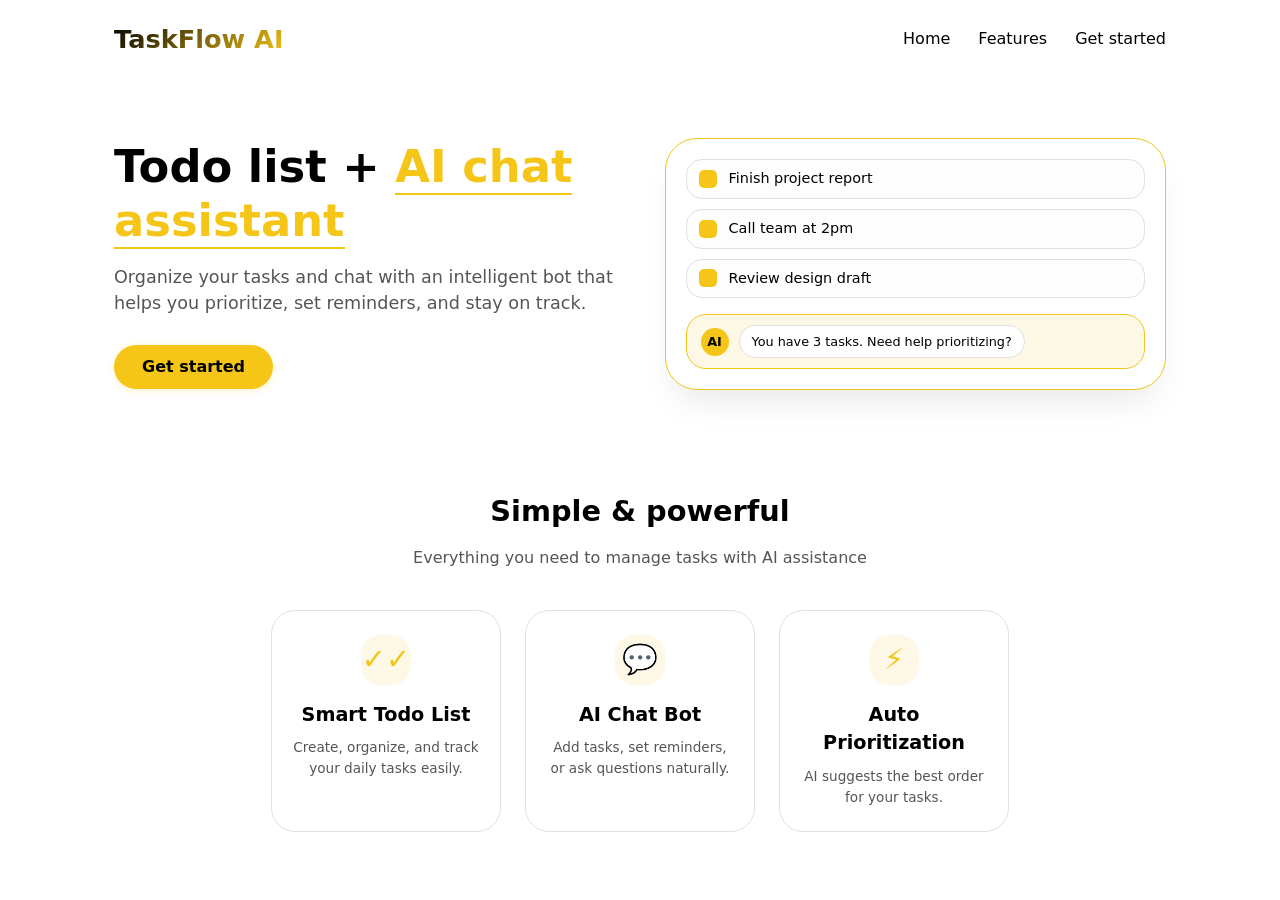
<file: todolist/templates/index.html>
<!DOCTYPE html>
<html lang="en">
<head>
  <meta charset="UTF-8">
  <meta name="viewport" content="width=device-width, initial-scale=1.0, viewport-fit=cover">
  <title>TaskFlow AI — Todo List with AI Chat</title>
  <style>
    * {
      margin: 0;
      padding: 0;
      box-sizing: border-box;
    }

    body {
      font-family: system-ui, -apple-system, 'Segoe UI', 'Inter', 'Helvetica Neue', sans-serif;
      background-color: #ffffff;
      color: #000000;
      line-height: 1.5;
    }

    .container {
      max-width: 1100px;
      margin: 0 auto;
      padding: 0 24px;
    }

    /* header */
    .navbar {
      display: flex;
      justify-content: space-between;
      align-items: center;
      padding: 20px 0;
      flex-wrap: wrap;
      gap: 16px;
    }

    .logo {
      font-size: 1.6rem;
      font-weight: 700;
      background: linear-gradient(135deg, #000000, #f5c518);
      background-clip: text;
      -webkit-background-clip: text;
      color: transparent;
    }

    .nav-links {
      display: flex;
      gap: 28px;
    }

    .nav-links a {
      text-decoration: none;
      color: #000000;
      font-weight: 500;
    }

    .nav-links a:hover {
      color: #f5c518;
    }

    /* buttons */
    .btn-primary {
      display: inline-block;
      background-color: #f5c518;
      color: #000000;
      font-weight: 700;
      padding: 10px 28px;
      border-radius: 40px;
      text-decoration: none;
      transition: all 0.2s;
      border: none;
      cursor: pointer;
      font-size: 1rem;
      box-shadow: 0 2px 8px rgba(245, 197, 24, 0.2);
    }

    .btn-primary:hover {
      background-color: #e6b800;
      transform: translateY(-2px);
      box-shadow: 0 4px 12px rgba(245, 197, 24, 0.3);
    }

    .btn-outline {
      display: inline-block;
      background: transparent;
      border: 1.5px solid #f5c518;
      color: #000000;
      font-weight: 500;
      padding: 8px 22px;
      border-radius: 40px;
      text-decoration: none;
    }

    .btn-outline:hover {
      background-color: #fef9e6;
      border-color: #e6b800;
    }

    /* hero */
    .hero {
      padding: 60px 0 50px;
    }

    .hero-grid {
      display: flex;
      flex-wrap: wrap;
      align-items: center;
      gap: 40px;
      justify-content: space-between;
    }

    .hero-content {
      flex: 1;
      min-width: 260px;
    }

    .hero-content h1 {
      font-size: 2.8rem;
      font-weight: 700;
      line-height: 1.2;
      margin-bottom: 16px;
      color: #000000;
    }

    .hero-highlight {
      color: #f5c518;
      border-bottom: 2px solid #f5c518;
    }

    .hero-description {
      font-size: 1.1rem;
      color: #555555;
      margin-bottom: 28px;
      max-width: 500px;
    }

    .hero-image {
      flex: 0.9;
      background: #ffffff;
      border-radius: 32px;
      padding: 20px;
      box-shadow: 0 20px 35px -12px rgba(0, 0, 0, 0.1);
      border: 1px solid #f5c518;
    }

    .todo-preview {
      display: flex;
      flex-direction: column;
      gap: 10px;
      margin-bottom: 16px;
    }

    .preview-item {
      display: flex;
      align-items: center;
      gap: 12px;
      background: #fefefe;
      padding: 8px 12px;
      border-radius: 16px;
      border: 1px solid #e0e0e0;
    }

    .preview-check {
      width: 18px;
      height: 18px;
      background: #f5c518;
      border-radius: 5px;
    }

    .preview-text {
      font-size: 0.9rem;
      font-weight: 500;
      color: #000000;
    }

    .ai-bubble {
      background: #fef9e6;
      border-radius: 20px;
      padding: 10px 14px;
      display: flex;
      align-items: center;
      gap: 10px;
      border: 1px solid #f5c518;
    }

    .ai-avatar {
      background: #f5c518;
      width: 28px;
      height: 28px;
      border-radius: 20px;
      display: flex;
      align-items: center;
      justify-content: center;
      color: #000000;
      font-size: 0.8rem;
      font-weight: bold;
    }

    .ai-message {
      font-size: 0.8rem;
      background: white;
      padding: 6px 12px;
      border-radius: 16px;
      color: #000000;
      border: 1px solid #e0e0e0;
    }

    /* features */
    .features {
      padding: 50px 0;
      background: #ffffff;
      border-radius: 40px 40px 0 0;
    }

    .section-title {
      text-align: center;
      font-size: 1.8rem;
      font-weight: 700;
      margin-bottom: 12px;
      color: #000000;
    }

    .section-sub {
      text-align: center;
      color: #555555;
      max-width: 550px;
      margin: 0 auto 40px auto;
    }

    .feature-grid {
      display: flex;
      flex-wrap: wrap;
      gap: 24px;
      justify-content: center;
    }

    .feature-card {
      background: #ffffff;
      border-radius: 24px;
      padding: 24px 20px;
      width: 230px;
      text-align: center;
      border: 1px solid #e0e0e0;
      transition: all 0.2s;
    }

    .feature-card:hover {
      transform: translateY(-4px);
      border-color: #f5c518;
      box-shadow: 0 8px 20px rgba(245, 197, 24, 0.1);
    }

    .feature-icon {
      font-size: 1.8rem;
      background: #fef9e6;
      width: 50px;
      height: 50px;
      display: flex;
      align-items: center;
      justify-content: center;
      border-radius: 20px;
      margin: 0 auto 16px auto;
      color: #f5c518;
    }

    .feature-card h3 {
      font-size: 1.2rem;
      margin-bottom: 8px;
      color: #000000;
    }

    .feature-card p {
      font-size: 0.85rem;
      color: #555555;
    }

    /* cta section */
    .cta-section {
      padding: 60px 0;
      text-align: center;
      background: #fef9e6;
    }

    .cta-card {
      background: white;
      max-width: 550px;
      margin: 0 auto;
      padding: 40px 28px;
      border-radius: 48px;
      box-shadow: 0 15px 30px -12px rgba(0, 0, 0, 0.08);
      border: 1px solid #f5c518;
    }

    .cta-card h2 {
      font-size: 1.8rem;
      margin-bottom: 12px;
      color: #000000;
    }

    .cta-card p {
      margin-bottom: 28px;
      color: #555555;
    }

    .form-simple {
      margin-top: 20px;
    }

    .inline-form {
      display: flex;
      flex-wrap: wrap;
      gap: 10px;
      justify-content: center;
    }

    .inline-form input {
      flex: 1;
      min-width: 200px;
      padding: 10px 16px;
      border: 1px solid #e0e0e0;
      border-radius: 60px;
      font-size: 0.9rem;
      outline: none;
      font-family: inherit;
      background: white;
    }

    .inline-form input:focus {
      border-color: #f5c518;
      box-shadow: 0 0 0 2px rgba(245, 197, 24, 0.2);
    }

    .inline-form button {
      background: #f5c518;
      border: none;
      color: #000000;
      font-weight: 700;
      padding: 10px 24px;
      border-radius: 60px;
      cursor: pointer;
      font-size: 0.9rem;
      transition: all 0.2s;
    }

    .inline-form button:hover {
      background: #e6b800;
      transform: translateY(-1px);
    }

    .form-note {
      font-size: 0.7rem;
      color: #888888;
      margin-top: 12px;
    }

    /* footer */
    .footer {
      background: #ffffff;
      padding: 30px 0 24px;
      text-align: center;
      border-top: 1px solid #f0f0f0;
    }

    .footer-links {
      display: flex;
      justify-content: center;
      gap: 28px;
      margin-bottom: 16px;
      flex-wrap: wrap;
    }

    .footer-links a {
      text-decoration: none;
      color: #555555;
      font-size: 0.85rem;
    }

    .footer-links a:hover {
      color: #f5c518;
    }

    .copyright {
      color: #888888;
      font-size: 0.75rem;
    }

    @media (max-width: 700px) {
      .hero-grid {
        flex-direction: column;
        text-align: center;
      }
      .hero-description {
        margin-left: auto;
        margin-right: auto;
      }
      .navbar {
        flex-direction: column;
      }
      .inline-form {
        flex-direction: column;
      }
      .inline-form input {
        width: 100%;
      }
      .cta-card {
        padding: 32px 20px;
      }
      .feature-card {
        width: 100%;
        max-width: 260px;
      }
    }
  </style>
</head>
<body>

<div class="container">
  <div class="navbar">
    <div class="logo">TaskFlow AI</div>
    <div class="nav-links">
      <a href="#">Home</a>
      <a href="#features">Features</a>
      <a href="#get-started">Get started</a>
    </div>
  </div>
</div>

<!-- hero section -->
<section class="hero">
  <div class="container">
    <div class="hero-grid">
      <div class="hero-content">
        <h1>Todo list + <span class="hero-highlight">AI chat assistant</span></h1>
        <p class="hero-description">
          Organize your tasks and chat with an intelligent bot that helps you prioritize, set reminders, and stay on track.
        </p>
        <a href="{% url 'register' %}" class="btn-primary">Get started</a>
      </div>
      <div class="hero-image">
        <div class="todo-preview">
          <div class="preview-item"><div class="preview-check"></div><div class="preview-text">Finish project report</div></div>
          <div class="preview-item"><div class="preview-check"></div><div class="preview-text">Call team at 2pm</div></div>
          <div class="preview-item"><div class="preview-check"></div><div class="preview-text">Review design draft</div></div>
        </div>
        <div class="ai-bubble">
          <div class="ai-avatar">AI</div>
          <div class="ai-message">You have 3 tasks. Need help prioritizing?</div>
        </div>
      </div>
    </div>
  </div>
</section>

<!-- features section -->
<section class="features" id="features">
  <div class="container">
    <h2 class="section-title">Simple & powerful</h2>
    <p class="section-sub">Everything you need to manage tasks with AI assistance</p>
    <div class="feature-grid">
      <div class="feature-card">
        <div class="feature-icon">✓✓</div>
        <h3>Smart Todo List</h3>
        <p>Create, organize, and track your daily tasks easily.</p>
      </div>
      <div class="feature-card">
        <div class="feature-icon">💬</div>
        <h3>AI Chat Bot</h3>
        <p>Add tasks, set reminders, or ask questions naturally.</p>
      </div>
      <div class="feature-card">
        <div class="feature-icon">⚡</div>
        <h3>Auto Prioritization</h3>
        <p>AI suggests the best order for your tasks.</p>
      </div>
    </div>
  </div>
</section>

</body>
</html>
</file>
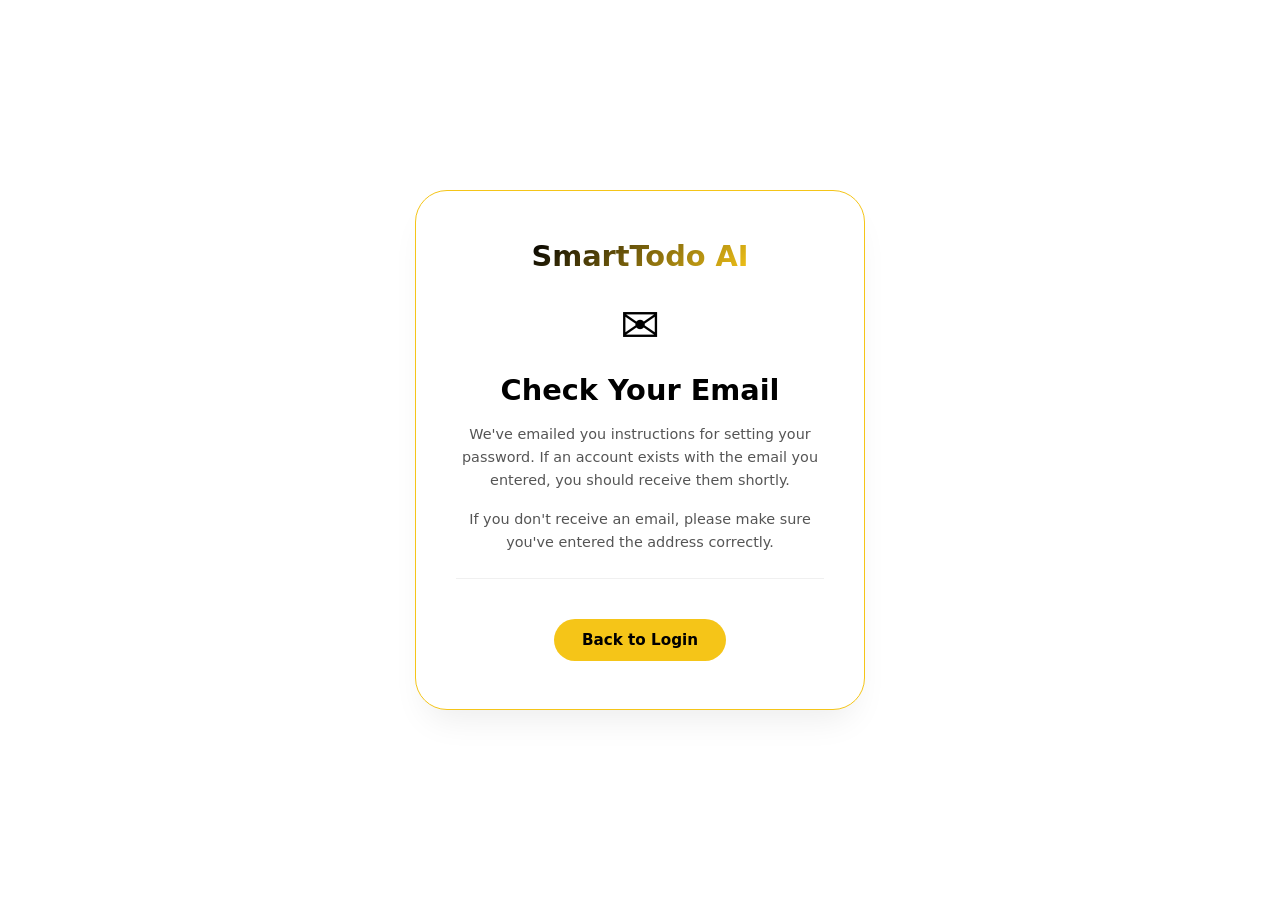
<file: todolist/templates/password_reset_done.html>
<!DOCTYPE html>
<html lang="en">
<head>
    <meta charset="UTF-8">
    <meta name="viewport" content="width=device-width, initial-scale=1.0">
    <title>Password Reset Sent - SmartTodo AI</title>
    <style>
        * {
            margin: 0;
            padding: 0;
            box-sizing: border-box;
        }

        body {
            margin: 0;
            font-family: system-ui, -apple-system, 'Segoe UI', 'Inter', 'Helvetica Neue', sans-serif;
            background: #ffffff;
            display: flex;
            justify-content: center;
            align-items: center;
            min-height: 100vh;
            color: #000000;
            padding: 24px;
        }

        .container {
            background: #ffffff;
            padding: 48px 40px;
            border-radius: 32px;
            width: 100%;
            max-width: 450px;
            text-align: center;
            border: 1px solid #f5c518;
            box-shadow: 0 20px 35px -12px rgba(0, 0, 0, 0.08);
        }

        .logo {
            font-size: 1.8rem;
            font-weight: 700;
            background: linear-gradient(135deg, #000000, #f5c518);
            background-clip: text;
            -webkit-background-clip: text;
            color: transparent;
            margin-bottom: 24px;
            display: inline-block;
        }

        h2 {
            margin-bottom: 16px;
            color: #000000;
            font-size: 1.8rem;
            font-weight: 700;
        }

        p {
            color: #555555;
            font-size: 0.9rem;
            line-height: 1.6;
            margin-bottom: 16px;
        }

        .email-icon {
            font-size: 3rem;
            margin-bottom: 20px;
        }

        .btn {
            display: inline-block;
            margin-top: 20px;
            padding: 12px 28px;
            background: #f5c518;
            color: #000000;
            text-decoration: none;
            border-radius: 40px;
            font-weight: 700;
            transition: all 0.2s ease;
            border: none;
            cursor: pointer;
            font-size: 0.95rem;
        }

        .btn:hover {
            background: #e6b800;
            transform: translateY(-2px);
            box-shadow: 0 4px 12px rgba(245, 197, 24, 0.3);
        }

        .divider {
            height: 1px;
            background: #f0f0f0;
            margin: 24px 0 20px;
        }

        .note {
            font-size: 0.75rem;
            color: #888888;
            margin-top: 20px;
        }

        @media (max-width: 500px) {
            .container {
                padding: 32px 24px;
            }
            h2 {
                font-size: 1.5rem;
            }
        }
    </style>
</head>

<body>
    <div class="container">
        <span class="logo">SmartTodo AI</span>
        
        <div class="email-icon">✉</div>
        
        <h2>Check Your Email</h2>
        
        <p>
            We've emailed you instructions for setting your password.
            If an account exists with the email you entered, you should receive them shortly.
        </p>

        <p>
            If you don't receive an email, please make sure you've entered the address correctly.
        </p>

        <div class="divider"></div>

        <a href="{% url 'login_view' %}" class="btn">Back to Login</a>
    
    </div>
</body>
</html>
</file>
